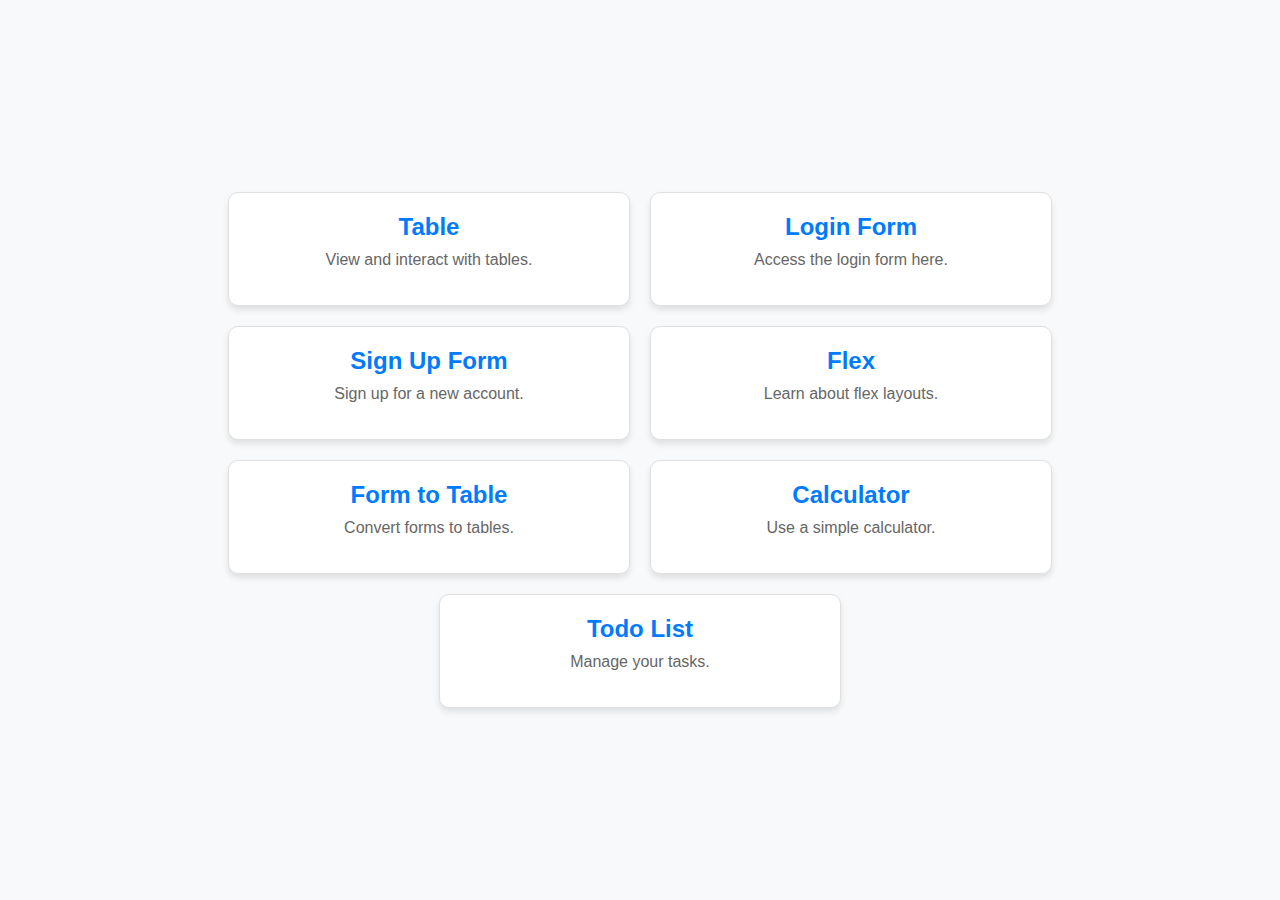
<file: index.html>
<!DOCTYPE html>
<html lang="en">
  <head>
    <meta charset="UTF-8" />
    <meta name="viewport" content="width=device-width, initial-scale=1.0" />
    <title>Navigation to the project</title>
    <link rel="stylesheet" href="style.css" />
  </head>
  <body>
    <nav>
      <div class="card">
        <a href="/table/index.html" target="_blank">
          <h3>Table</h3>
          <p>View and interact with tables.</p>
        </a>
      </div>
      <div class="card">
        <a href="/login form/index.html" target="_blank">
          <h3>Login Form</h3>
          <p>Access the login form here.</p>
        </a>
      </div>
      <div class="card">
        <a href="/signUpForm/index.html" target="_blank">
          <h3>Sign Up Form</h3>
          <p>Sign up for a new account.</p>
        </a>
      </div>
      <div class="card">
        <a href="/flex/index.html" target="_blank">
          <h3>Flex</h3>
          <p>Learn about flex layouts.</p>
        </a>
      </div>
      <div class="card">
        <a href="/formToTable/index.html" target="_blank">
          <h3>Form to Table</h3>
          <p>Convert forms to tables.</p>
        </a>
      </div>
      <div class="card">
        <a href="/simpleCalculator/index.html" target="_blank">
          <h3>Calculator</h3>
          <p>Use a simple calculator.</p>
        </a>
      </div>
      <div class="card">
        <a href="/todoList/index.html">
          <h3>Todo List</h3>
          <p>Manage your tasks.</p>
        </a>
      </div>
    </nav>
  </body>
</html>
</file>
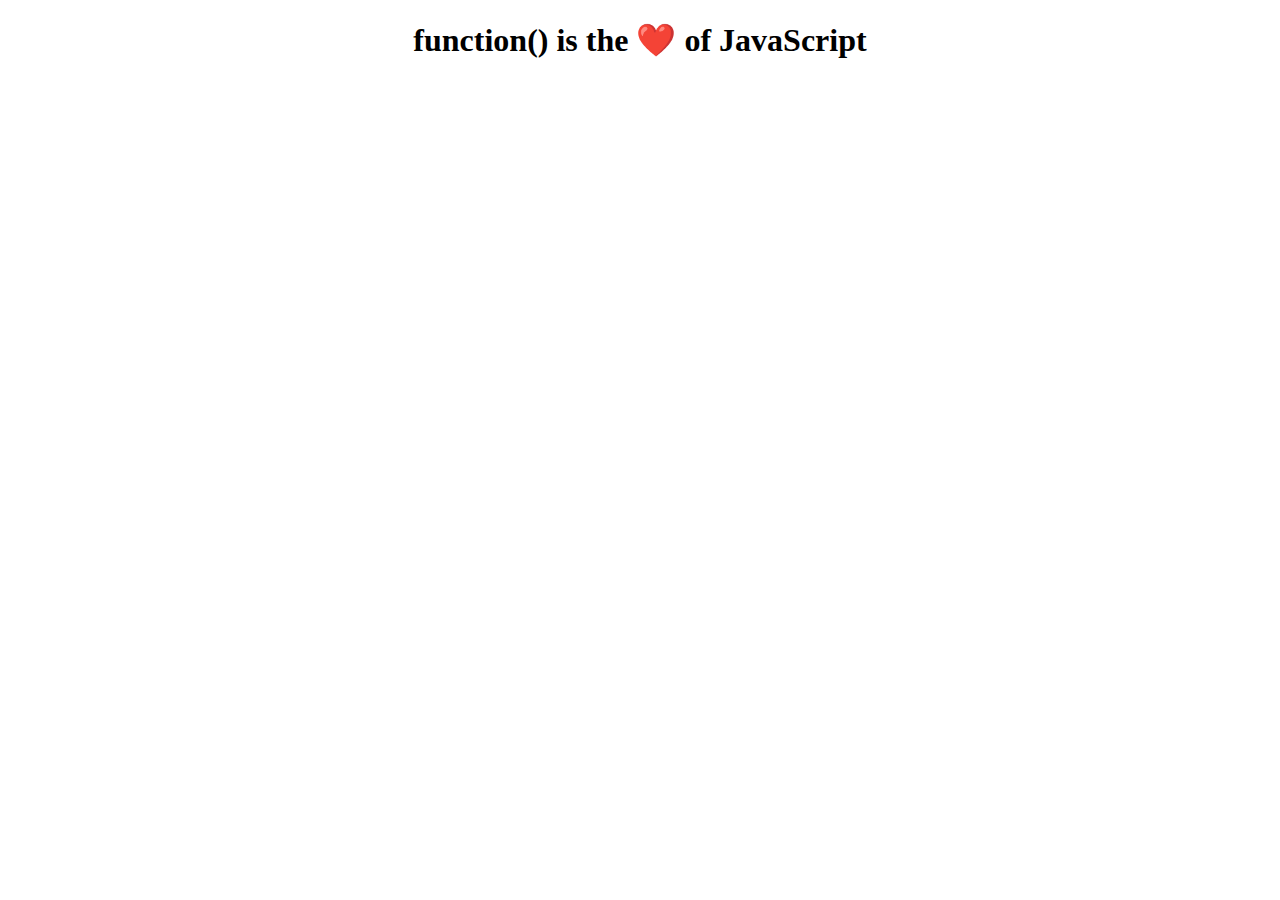
<file: callstack/index.html>
<!DOCTYPE html>
<html lang="en">
  <head>
    <meta charset="UTF-8" />
    <meta name="viewport" content="width=device-width, initial-scale=1.0" />
    <title>callStack</title>
  </head>
  <body>
    <h1 style="display: flex; justify-content: center">
      function() is the ❤️ of JavaScript
    </h1>
    <script src="/callstack/script.js"></script>
  </body>
</html>
</file>
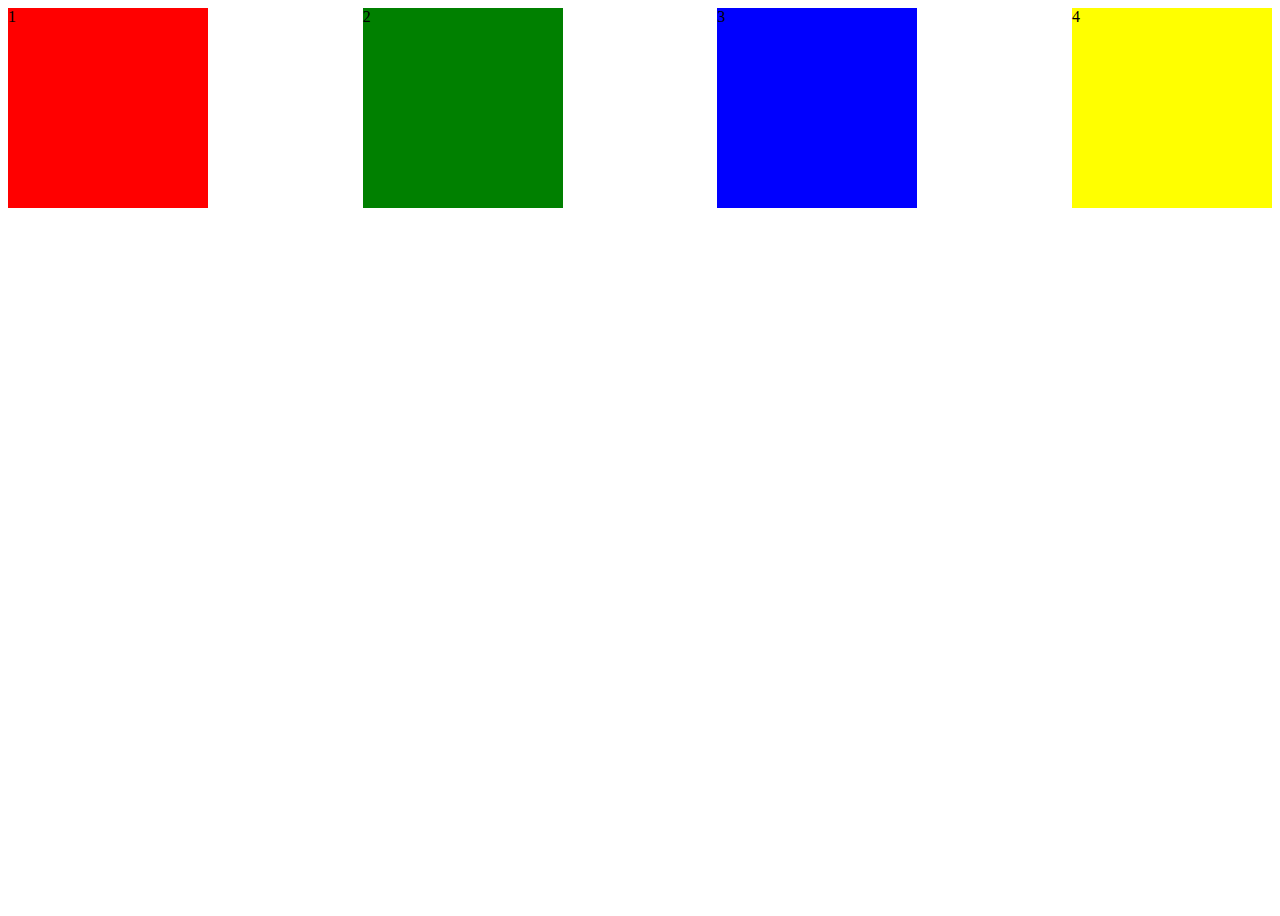
<file: flex/index.html>
<!DOCTYPE html>
<html lang="en">
  <head>
    <meta charset="UTF-8" />
    <meta name="viewport" content="width=device-width, initial-scale=1.0" />
    <title>Document</title>
    <link rel="stylesheet" href="style.css">
  </head>
  <body>
    <div class="container">
      <div id="box-1">1</div>
      <div id="box-2">2</div>
      <div id="box-3">3</div>
      <div id="box-4">4</div>
    </div>
  </body>
</html>
</file>
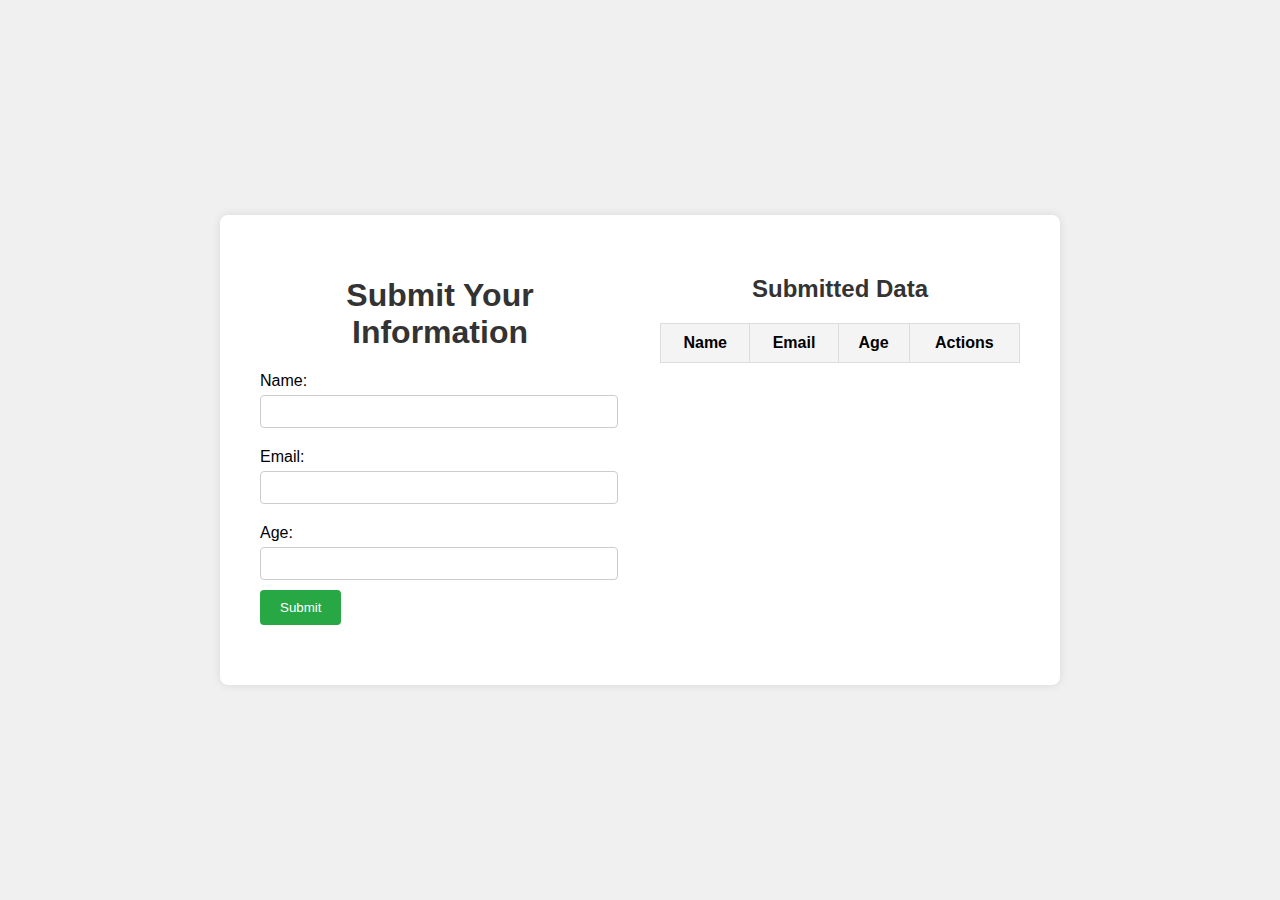
<file: formToTable/index.html>
<!DOCTYPE html>
<html lang="en">
<head>
    <meta charset="UTF-8">
    <meta name="viewport" content="width=device-width, initial-scale=1.0">
    <title>Form to Table with CRUD Operations</title>
    <link rel="stylesheet" href="style.css">
</head>
<body>
    <div class="container">
        <div class="form-container">
            <h1>Submit Your Information</h1>
            <form id="infoForm">
                <input type="hidden" id="index" name="index">
                <label for="name">Name:</label>
                <input type="text" id="name" name="name" required>

                <label for="email">Email:</label>
                <input type="email" id="email" name="email" required>

                <label for="age">Age:</label>
                <input type="number" id="age" name="age" required>

                <button type="submit">Submit</button>
            </form>
        </div>
        <div class="table-container">
            <h2>Submitted Data</h2>
            <table id="dataTable">
                <thead>
                    <tr>
                        <th>Name</th>
                        <th>Email</th>
                        <th>Age</th>
                        <th>Actions</th>
                    </tr>
                </thead>
                <tbody>
                </tbody>
            </table>
        </div>
    </div>
    <script src="script.js"></script>
</body>
</html>
</file>
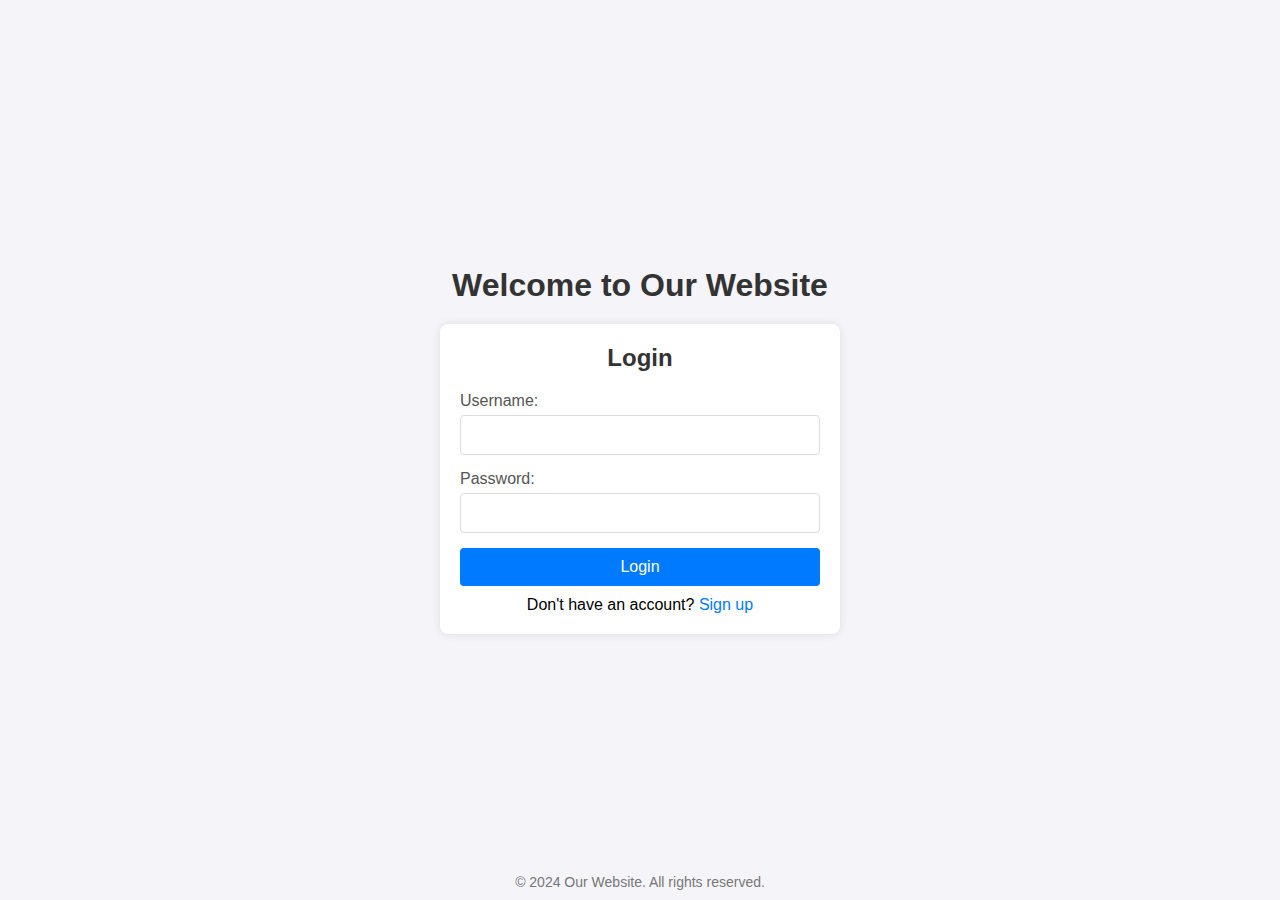
<file: login form/index.html>
<!DOCTYPE html>
<html lang="en">
  <head>
    <meta charset="UTF-8" />
    <meta name="viewport" content="width=device-width, initial-scale=1.0" />
    <title>login form</title>
    <link rel="stylesheet" href="style.css" />
  </head>
  <body>
    <header>
      <h1>Welcome to Our Website</h1>
    </header>
    <main>
      <section class="login-section">
        <form class="login-form" action="/login" method="post">
          <h2>Login</h2>
          <div class="form-group">
            <label for="username">Username:</label>
            <input type="text" id="username" name="username" required />
          </div>
          <div class="form-group">
            <label for="password">Password:</label>
            <input type="password" id="password" name="password" required />
          </div>
          <button type="submit" class="login-button">Login</button>
          <p>Don't have an account? <a href="/signup">Sign up</a></p>
        </form>
      </section>
    </main>
    <footer>
      <p>&copy; 2024 Our Website. All rights reserved.</p>
    </footer>
  </body>
</html>
</file>
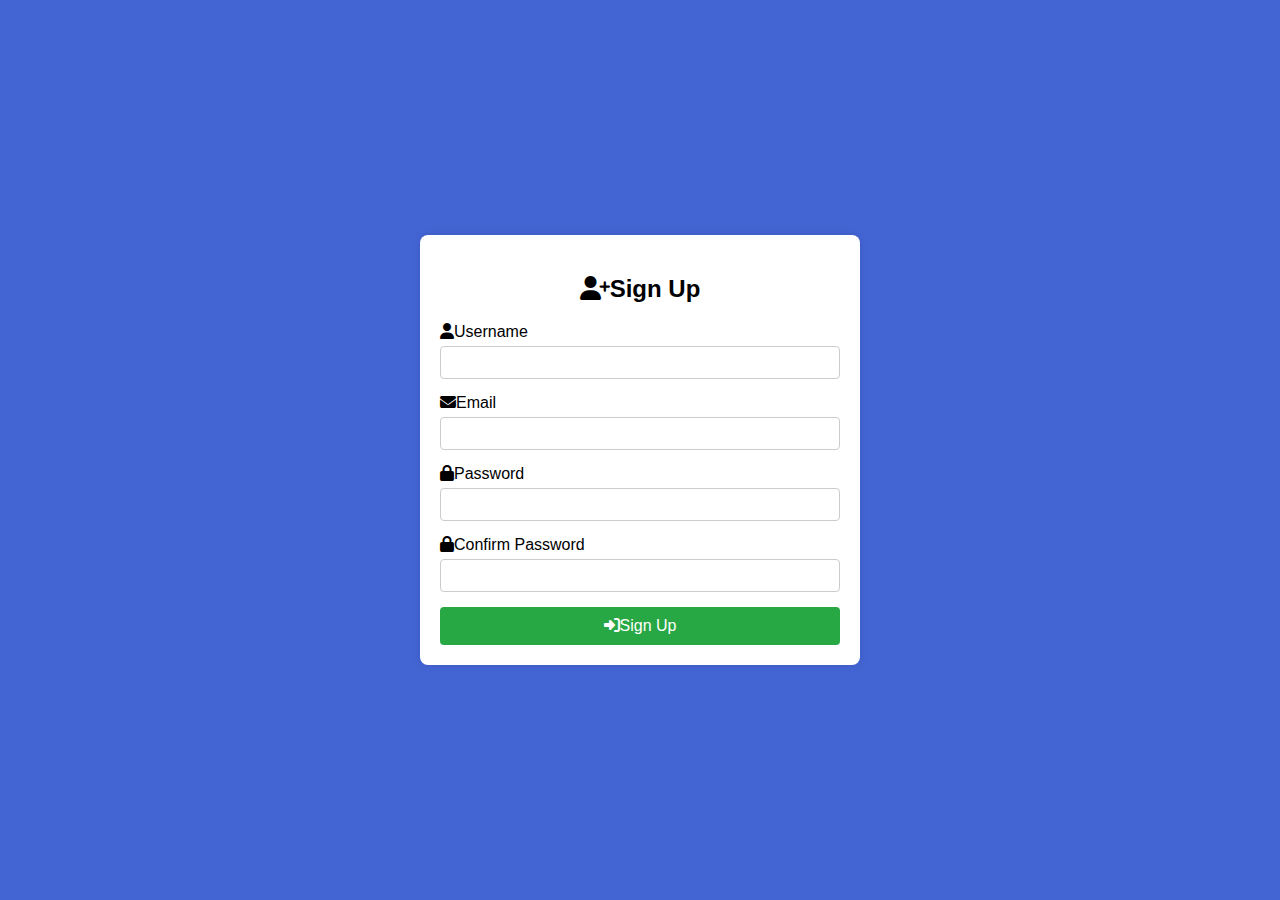
<file: signUpForm/index.html>
<!DOCTYPE html>
<html lang="en">
  <head>
    <meta charset="UTF-8" />
    <meta name="viewport" content="width=device-width, initial-scale=1.0" />
    <title>Sign Up Form</title>
    <link rel="stylesheet" href="style.css" />
    <link rel="stylesheet" href="https://cdnjs.cloudflare.com/ajax/libs/font-awesome/6.5.2/css/all.min.css"/>
    <!-- <link
      rel="stylesheet"
      href="https://cdnjs.cloudflare.com/ajax/libs/font-awesome/6.0.0-beta3/css/all.min.css"
    /> -->
  </head>
  <body>
    <div class="form-container">
      <form id="signUpForm">
        <h2><i class="fas fa-user-plus"></i>Sign Up</h2>
        <div class="form-group">
          <label for="username"><i class="fas fa-user"></i>Username</label>
          <input type="text" id="username" name="username" required />
        </div>
        <div class="form-group">
          <label for="email"><i class="fas fa-envelope"></i>Email</label>
          <input type="email" id="email" name="email" required />
        </div>
        <div class="form-group">
          <label for="password"><i class="fas fa-lock"></i>Password</label>
          <input type="password" id="password" name="password" required />
        </div>
        <div class="form-group">
          <label for="confirmPassword"
            ><i class="fas fa-lock"></i>Confirm Password</label
          >
          <input
            type="password"
            id="confirmPassword"
            name="confirmPassword"
            required
          />
        </div>
        <button type="submit"><i class="fas fa-sign-in-alt"></i>Sign Up</button>
      </form>
    </div>
    <script src="script.js"></script>
  </body>
</html>
</file>
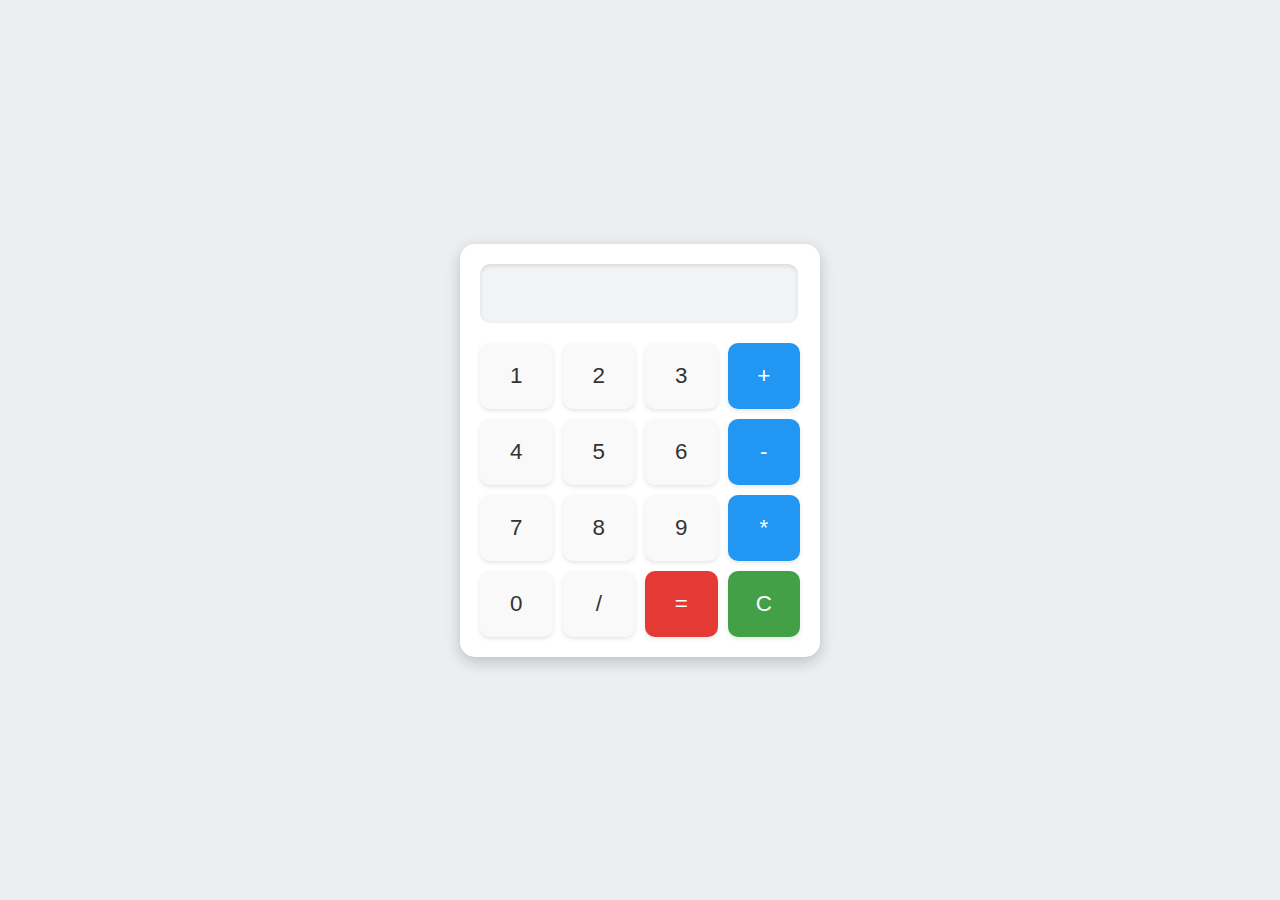
<file: simpleCalculator/index.html>
<!DOCTYPE html>
<html lang="en">
<head>
    <meta charset="UTF-8">
    <meta name="viewport" content="width=device-width, initial-scale=1.0">
    <title>Calculator</title>
    <link rel="stylesheet" href="style.css">
</head>
<body>
    <main>
        <section id="calculator">
            <input type="text" id="display" disabled>
            <div id="buttons">
                <button>1</button>
                <button>2</button>
                <button>3</button>
                <button>+</button>
                <button>4</button>
                <button>5</button>
                <button>6</button>
                <button>-</button>
                <button>7</button>
                <button>8</button>
                <button>9</button>
                <button>*</button>
                <button>0</button>
                <button>/</button>
                <button>=</button>
                <button>C</button>
            </div>
        </section>
    </main>
    <script src="script.js"></script>
</body>
</html>
</file>
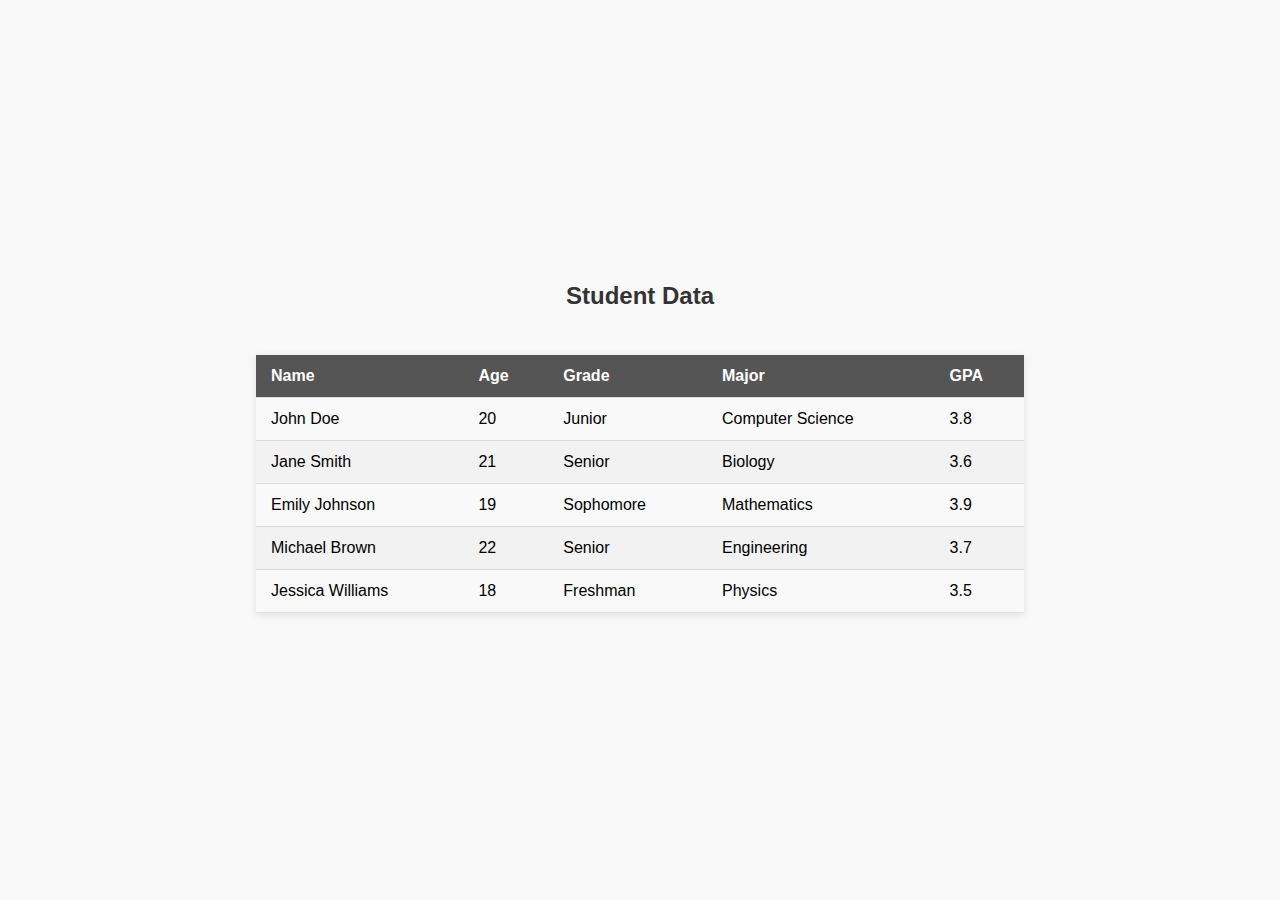
<file: table/index.html>
<!DOCTYPE html>
<html lang="en">
<head>
    <meta charset="UTF-8">
    <meta name="viewport" content="width=device-width, initial-scale=1.0">
    <title>Student Data Table</title>
    <link rel="stylesheet" href="style.css">
</head>
<body>
    <h2>Student Data</h2>
    <table>
        <thead>
            <tr>
                <th>Name</th>
                <th>Age</th>
                <th>Grade</th>
                <th>Major</th>
                <th>GPA</th>
            </tr>
        </thead>
        <tbody>
            <tr>
                <td>John Doe</td>
                <td>20</td>
                <td>Junior</td>
                <td>Computer Science</td>
                <td>3.8</td>
            </tr>
            <tr>
                <td>Jane Smith</td>
                <td>21</td>
                <td>Senior</td>
                <td>Biology</td>
                <td>3.6</td>
            </tr>
            <tr>
                <td>Emily Johnson</td>
                <td>19</td>
                <td>Sophomore</td>
                <td>Mathematics</td>
                <td>3.9</td>
            </tr>
            <tr>
                <td>Michael Brown</td>
                <td>22</td>
                <td>Senior</td>
                <td>Engineering</td>
                <td>3.7</td>
            </tr>
            <tr>
                <td>Jessica Williams</td>
                <td>18</td>
                <td>Freshman</td>
                <td>Physics</td>
                <td>3.5</td>
            </tr>
        </tbody>
    </table>
</body>
</html>
</file>
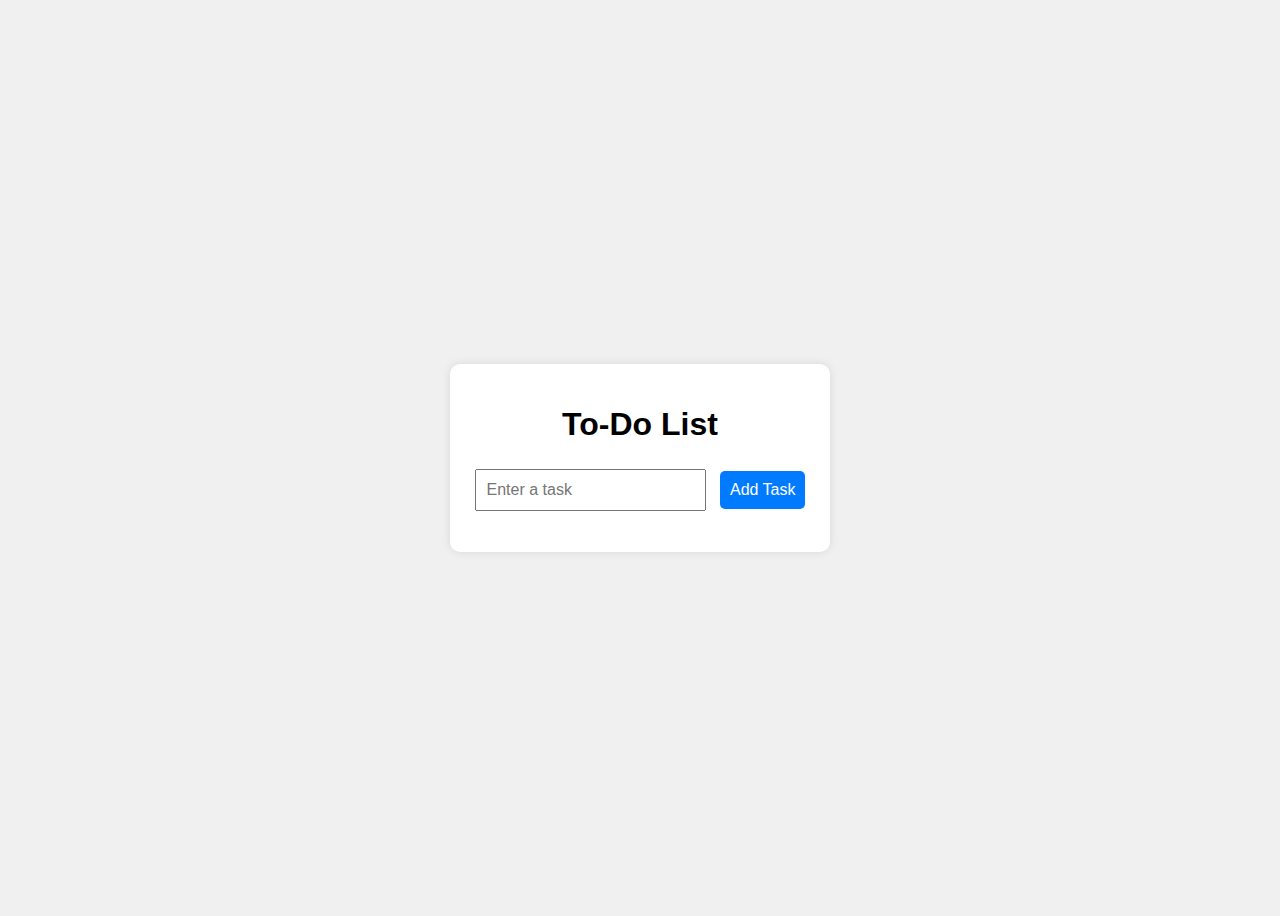
<file: todoList/index.html>
<!DOCTYPE html>
<html lang="en">
  <head>
    <meta charset="UTF-8" />
    <meta name="viewport" content="width=device-width, initial-scale=1.0" />
    <title>Todo List</title>
    <link rel="stylesheet" href="style.css" />
  </head>
  <body>
    <main>
      <section id="todo">
        <h1>To-Do List</h1>
        <input type="text" id="taskInput" placeholder="Enter a task" />
        <button id="addTask">Add Task</button>
        <ul id="taskList"></ul>
      </section>
    </main>
    <script src="script.js"></script>
  </body>
</html>
</file>
<file: style.css>
body {
  font-family: "Arial", sans-serif;
  background-color: #f8f9fa;
  display: flex;
  justify-content: center;
  align-items: center;
  height: 100vh;
  margin: 0;
  padding: 20px;
  box-sizing: border-box;
}

nav {
  display: flex;
  flex-wrap: wrap;
  gap: 20px;
  justify-content: center;
  width: 100%;
  max-width: 1200px;
}

.card {
  background-color: #ffffff;
  border: 1px solid #e0e0e0;
  border-radius: 10px;
  box-shadow: 0 4px 6px rgba(0, 0, 0, 0.1);
  padding: 20px;
  text-align: center;
  transition: transform 0.3s, box-shadow 0.3s;
  width: calc(33.333% - 40px); /* Adjusting for gap */
  min-width: 250px;
}

.card:hover {
  transform: translateY(-10px);
  box-shadow: 0 8px 16px rgba(0, 0, 0, 0.2);
}

.card a {
  color: #333;
  text-decoration: none;
  display: block;
}

.card h3 {
  margin: 0;
  font-size: 1.5em;
  color: #007bff;
}

.card p {
  color: #666;
  font-size: 1em;
  margin-top: 10px;
}

@media (max-width: 768px) {
  .card {
    width: calc(50% - 20px); /* Adjusting for gap */
  }
}

@media (max-width: 480px) {
  .card {
    width: 100%;
  }
}
</file>
<file: flex/style.css>
#box-1 {
  height: 200px;
  width: 200px;
  background-color: red;
}
#box-2 {
  height: 200px;
  width: 200px;
  background-color: green;
}
#box-3 {
  height: 200px;
  width: 200px;
  background-color: blue;
}
#box-4 {
  height: 200px;
  width: 200px;
  background-color: yellow;
}
.container {
  height: 100vh;
  display: flex;
  flex-direction: row;
  align-items: start;
  justify-content: space-between;
  
}
</file>
<file: formToTable/style.css>
body {
    font-family: Arial, sans-serif;
    margin: 0;
    background-color: #f0f0f0;
    height: 100vh;
    display: flex;
    justify-content: center;
    align-items: center;
}

.container {
    display: flex;
    background-color: white;
    padding: 20px;
    border-radius: 8px;
    box-shadow: 0 0 10px rgba(0, 0, 0, 0.1);
    width: 800px;
    max-width: 100%;
}

.form-container, .table-container {
    flex: 1;
    padding: 20px;
}

h1, h2 {
    color: #333;
    text-align: center;
}

form {
    margin-bottom: 20px;
}

label {
    display: block;
    margin: 10px 0 5px;
}

input {
    width: calc(100% - 20px);
    padding: 8px;
    margin-bottom: 10px;
    border: 1px solid #ccc;
    border-radius: 4px;
}

button {
    padding: 10px 20px;
    border: none;
    border-radius: 4px;
    background-color: #28a745;
    color: white;
    cursor: pointer;
}

button:hover {
    background-color: #218838;
}

table {
    width: 100%;
    border-collapse: collapse;
}

th, td {
    padding: 10px;
    border: 1px solid #ddd;
}

th {
    background-color: #f4f4f4;
}

.actions {
    display: flex;
    gap: 10px;
}

.actions button {
    padding: 5px 10px;
    border: none;
    border-radius: 4px;
    cursor: pointer;
}

.actions .edit {
    background-color: #ffc107;
    color: white;
}

.actions .edit:hover {
    background-color: #e0a800;
}

.actions .delete {
    background-color: #dc3545;
    color: white;
}

.actions .delete:hover {
    background-color: #c82333;
}
</file>
<file: signUpForm/style.css>
body {
    font-family: Arial, sans-serif;
    background-color: #4365d4;
    display: flex;
    justify-content: center;
    align-items: center;
    height: 100vh;
    margin: 0;
}

.form-container {
    background-color: #ffffff;
    padding: 20px;
    border-radius: 8px;
    box-shadow: 0 0 10px rgba(0, 0, 0, 0.1);
    width: 400px;
}

h2 {
    text-align: center;
    margin-bottom: 20px;
}

.form-group {
    margin-bottom: 15px;
}

label {
    display: block;
    margin-bottom: 5px;
}

input {
    width: 100%;
    padding: 8px;
    box-sizing: border-box;
    border: 1px solid #ccc;
    border-radius: 4px;
}

button {
    width: 100%;
    padding: 10px;
    background-color: #28a745;
    border: none;
    border-radius: 4px;
    color: white;
    font-size: 16px;
    cursor: pointer;
}

button:hover {
    background-color: #218838;
}
</file>
<file: simpleCalculator/style.css>
body {
    font-family: 'Segoe UI', Tahoma, Geneva, Verdana, sans-serif;
    display: flex;
    justify-content: center;
    align-items: center;
    height: 100vh;
    margin: 0;
    background: #eceff1;
}

#calculator {
    background: #ffffff;
    padding: 20px;
    border-radius: 15px;
    box-shadow: 0 5px 15px rgba(0, 0, 0, 0.2);
    width: 320px;
}

#display {
    width: 90%;
    padding: 15px;
    margin-bottom: 20px;
    font-size: 1.6em;
    border: none;
    border-radius: 10px;
    background: #f1f3f4;
    text-align: right;
    box-shadow: inset 0 2px 4px rgba(0, 0, 0, 0.1);
}

#buttons {
    display: grid;
    grid-template-columns: repeat(4, 1fr);
    gap: 10px;
}

button {
    padding: 20px;
    font-size: 1.4em;
    border: none;
    border-radius: 10px;
    background: #f9f9f9;
    color: #333;
    box-shadow: 0 2px 4px rgba(0, 0, 0, 0.1);
    transition: background 0.3s, transform 0.2s;
}

button:hover {
    background: #e0e0e0;
}

button:active {
    background: #d0d0d0;
    transform: translateY(2px);
}

button:nth-child(4n) {
    background: #2196f3;
    color: #fff;
}

button:nth-child(4n):hover {
    background: #1e88e5;
}

button:nth-child(4n):active {
    background: #1976d2;
}

button:nth-last-child(2) {
    background: #e53935;
    color: #fff;
}

button:nth-last-child(2):hover {
    background: #d32f2f;
}

button:nth-last-child(2):active {
    background: #c62828;
}

button:last-child {
    background: #43a047;
    color: #fff;
}

button:last-child:hover {
    background: #388e3c;
}

button:last-child:active {
    background: #2e7d32;
}
</file>
<file: table/style.css>
body {
  font-family: 'Arial', sans-serif;
  margin: 0;
  padding: 0;
  background-color: #f9f9f9;
  display: flex;
  flex-direction: column;
  align-items: center;
  justify-content: center;
  height: 100vh;
}

h2 {
  margin-bottom: 20px;
  color: #333;
}

table {
  width: 60%;
  border-collapse: collapse;
  margin: 25px 0;
  font-size: 16px;
  box-shadow: 0 2px 8px rgba(0, 0, 0, 0.1);
}

thead tr {
  background-color: #4CAF50;
  color: white;
  text-align: left;
}

th, td {
  padding: 12px 15px;
  border-bottom: 1px solid #ddd;
}

tbody tr:nth-child(even) {
  background-color: #f2f2f2;
}

tbody tr:hover {
  background-color: #f1f1f1;
  cursor: pointer;
}

th {
  background-color: #555;
  color: #fff;
}
</file>
<file: todoList/style.css>
body {
    font-family: Arial, sans-serif;
    display: flex;
    justify-content: center;
    align-items: center;
    height: 100vh;
    background-color: #f0f0f0;
}

#todo {
    background-color: #fff;
    padding: 20px;
    border-radius: 10px;
    box-shadow: 0 0 10px rgba(0, 0, 0, 0.1);
    text-align: center;
}

input, button {
    padding: 10px;
    font-size: 16px;
    margin: 5px;
}

ul {
    list-style: none;
    padding: 0;
}

li {
    padding: 10px;
    border-bottom: 1px solid #ccc;
    display: flex;
    justify-content: space-between;
    align-items: center;
}

button {
    border: none;
    border-radius: 5px;
    background-color: #007bff;
    color: #fff;
    cursor: pointer;
}

button:hover {
    background-color: #0056b3;
}
</file>
<file: login form/style.css>
/* Reset some default styles */
body, h1, h2, p {
    margin: 0;
    padding: 0;
}

body {
    font-family: 'Arial', sans-serif;
    background-color: #f4f4f9;
    display: flex;
    flex-direction: column;
    align-items: center;
    justify-content: center;
    height: 100vh;
}

header {
    margin-bottom: 20px;
}

header h1 {
    color: #333;
    font-size: 2rem;
}

main {
    display: flex;
    align-items: center;
    justify-content: center;
    width: 100%;
    max-width: 400px;
}

.login-section {
    background: #fff;
    padding: 20px;
    border-radius: 8px;
    box-shadow: 0 0 10px rgba(0, 0, 0, 0.1);
    width: 100%;
}

.login-form h2 {
    margin-bottom: 20px;
    color: #333;
    font-size: 1.5rem;
    text-align: center;
}

.form-group {
    margin-bottom: 15px;
}

.form-group label {
    display: block;
    margin-bottom: 5px;
    color: #555;
}

.form-group input {
    width: 100%;
    padding: 10px;
    border: 1px solid #ddd;
    border-radius: 4px;
    box-sizing: border-box;
    font-size: 1rem;
}

.login-button {
    width: 100%;
    padding: 10px;
    background-color: #007bff;
    color: #fff;
    border: none;
    border-radius: 4px;
    font-size: 1rem;
    cursor: pointer;
}

.login-button:hover {
    background-color: #0056b3;
}

.login-form p {
    text-align: center;
    margin-top: 10px;
}

.login-form a {
    color: #007bff;
    text-decoration: none;
}

.login-form a:hover {
    text-decoration: underline;
}

footer {
    position: absolute;
    bottom: 10px;
    text-align: center;
}

footer p {
    color: #777;
    font-size: 0.875rem;
}
</file>
